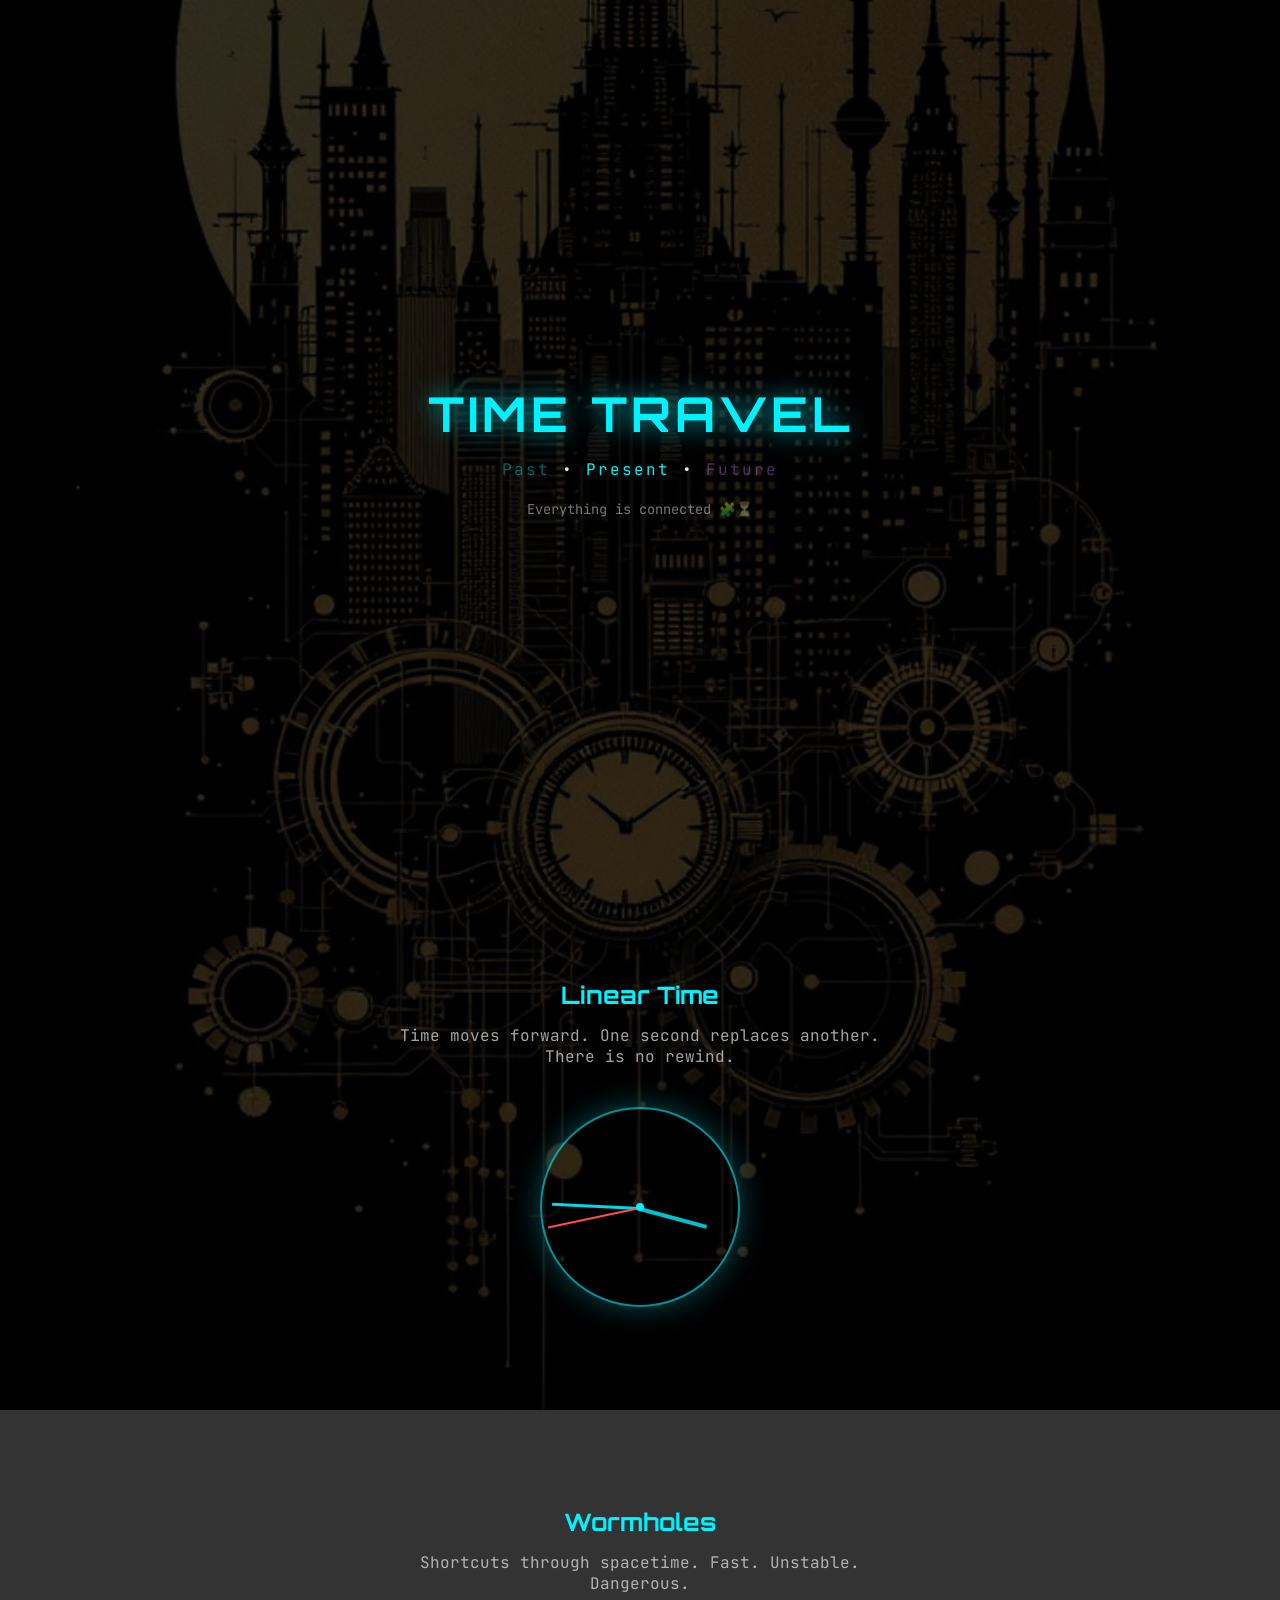
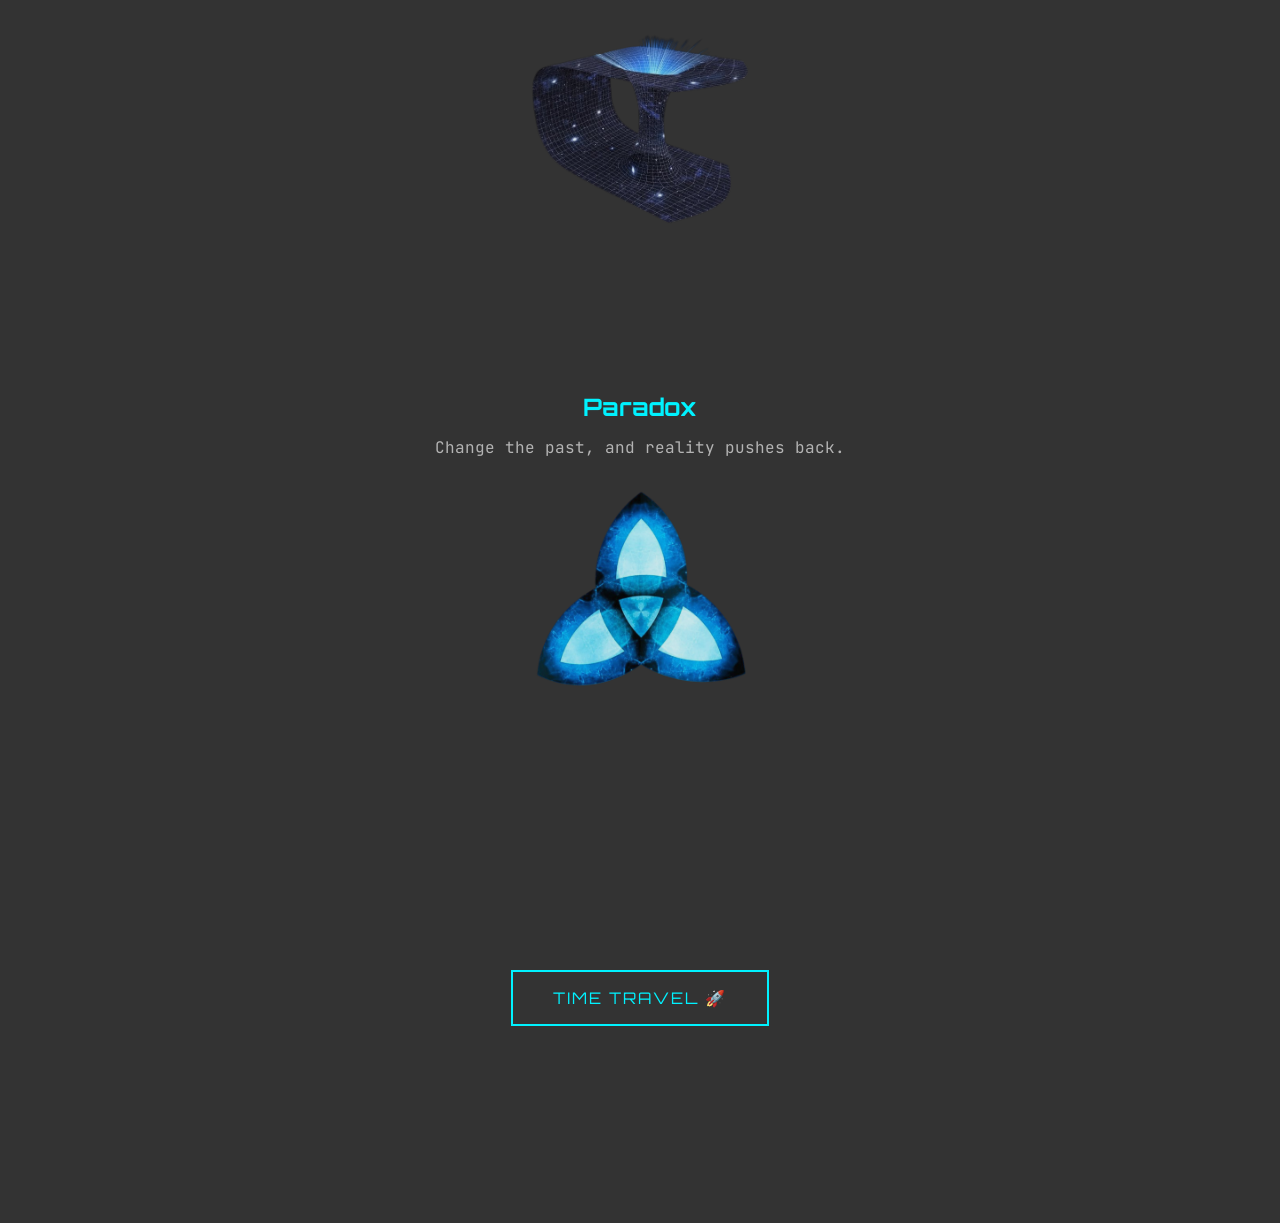
<file: index.html>
<!DOCTYPE html>
<html lang="en">
<head>
  <meta charset="UTF-8" />
  <title>Time Travel</title>
  <meta name="viewport" content="width=device-width, initial-scale=1.0" />

  <!-- Fonts (sci-fi vibes) -->
  <link href="https://fonts.googleapis.com/css2?family=Orbitron:wght@500;700&family=JetBrains+Mono&display=swap" rel="stylesheet">

  <!-- CSS -->
  <link rel="stylesheet" href="style.css">
</head>
<body>

  <!-- HERO SECTION -->
  <section class="hero">
    <h1 class="title">TIME TRAVEL</h1>

    <p class="timeline">
      <span class="past">Past</span> •
      <span class="present">Present</span> •
      <span class="future">Future</span>
    </p>

    <p class="quote">Everything is connected 🧩⏳</p>
  </section>

  <!-- LINEAR TIME -->
  <section class="section">
    <h2>Linear Time</h2>
    <p>
      Time moves forward. One second replaces another.
      There is no rewind.
    </p>

    <div class="analog-clock">
  <div class="hand hour" id="hour"></div>
  <div class="hand minute" id="minute"></div>
  <div class="hand second" id="second"></div>
  <div class="center-dot"></div>
    </div>
  </section>

  <!-- WORMHOLES -->
  <section class="section">
    <h2>Wormholes</h2>
    <p>
      Shortcuts through spacetime.
      Fast. Unstable. Dangerous.
    </p>

    <img src="images/wormhole.jpg" alt="Wormhole">
  </section>

  <!-- PARADOX -->
  <section class="section">
    <h2>Paradox</h2>
    <p>
      Change the past,
      and reality pushes back.
    </p>

    <img src="images/paradox.jpg" alt="Paradox">
  </section>

  <!-- CALL TO ACTION -->
  <section class="cta">
    <a href="travel.html" class="btn">TIME TRAVEL 🚀</a>
  </section>

  <!-- JAVASCRIPT -->
  <script src="script.js"></script>
</body>
</html>
</file>
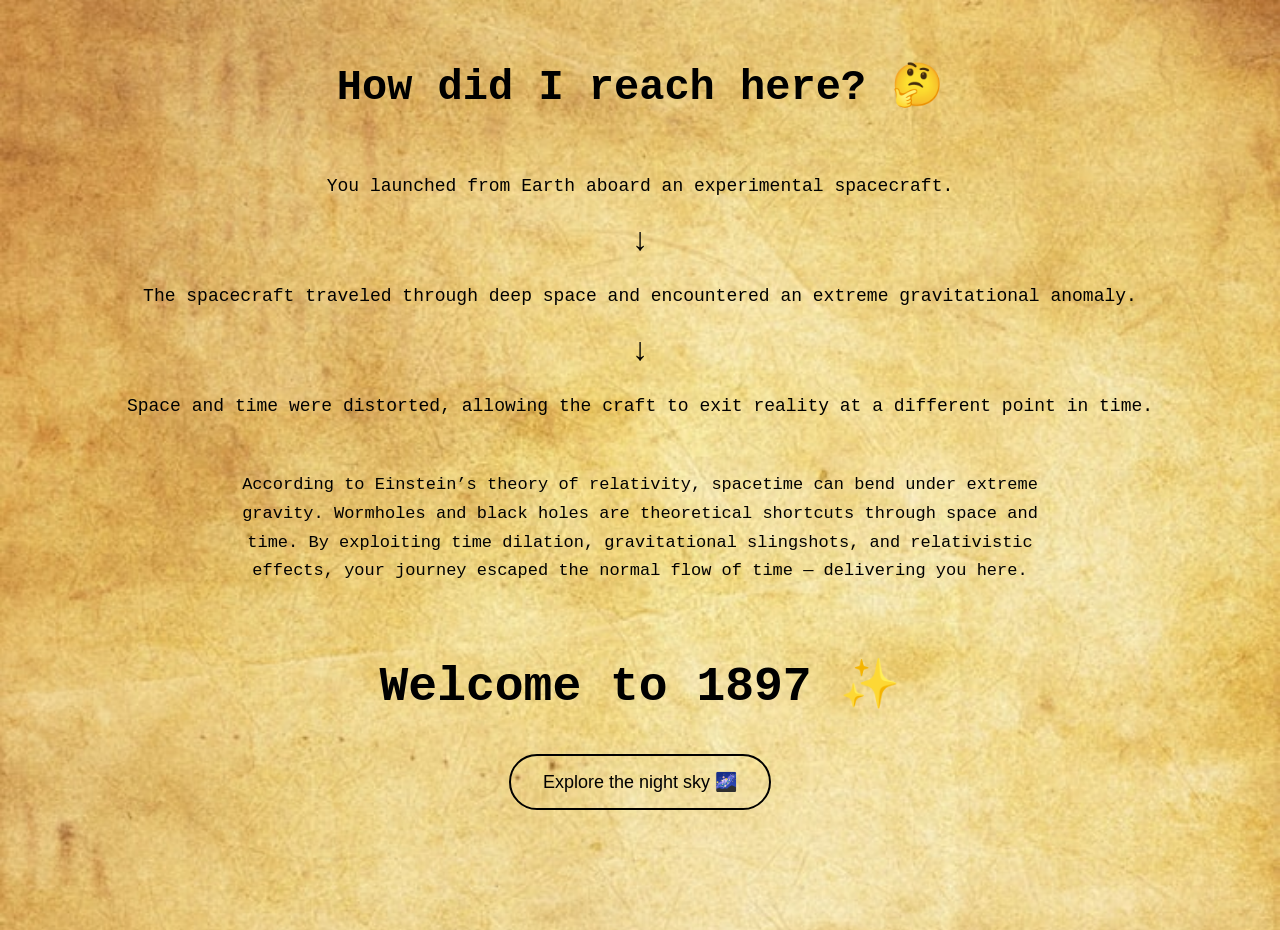
<file: explain.html>
<!DOCTYPE html>
<html lang="en">
<head>
<meta charset="UTF-8">
<title>How did I reach here?</title>
<meta name="viewport" content="width=device-width, initial-scale=1.0">

<style>
*{
  margin:0;
  padding:0;
  box-sizing:border-box;
}

body{
  min-height:100vh;
  background-size:cover;
  background-position:center;
  background-repeat:no-repeat;
  font-family: Arial, sans-serif;
  overflow-x:hidden;
}

/* GLOBAL WRAPPER */
.page{
  min-height:100vh;
  padding:60px 20px 120px;
  display:flex;
  flex-direction:column;
  align-items:center;
  text-align:center;
}

/* TITLE */
.title{
  font-size:42px;
  font-weight:900;
  opacity:0;
  animation: fadeIn 1.5s forwards;
}

/* TIMELINE */
.timeline{
  margin-top:60px;
  font-size:18px;
  line-height:1.6;
}

.step{
  opacity:0;
  animation: fadeUp 1s forwards;
}

.arrow{
  font-size:32px;
  margin:15px 0;
  opacity:0;
  animation: fadeIn 1s forwards;
}

/* DESCRIPTION */
.description{
  max-width:800px;
  margin-top:50px;
  font-size:17px;
  line-height:1.7;
  opacity:0;
  animation: fadeIn 2s forwards;
}

/* BIG WELCOME */
.welcome{
  margin-top:70px;
  font-size:48px;
  font-weight:900;
  opacity:0;
  animation: fadeIn 2s forwards;
}

/* SKY BUTTON */
.sky-btn{
  margin-top:40px;
  padding:15px 32px;
  font-size:18px;
  border:2px solid currentColor;
  background:transparent;
  color:inherit;
  border-radius:30px;
  cursor:pointer;
  transition:0.3s;
}

.sky-btn:hover{
  background:currentColor;
  color:black;
}

/* ANIMATIONS */
@keyframes fadeIn{
  to{opacity:1;}
}
@keyframes fadeUp{
  to{
    opacity:1;
    transform:translateY(0);
  }
}

/* ===== TIMELINE THEMES ===== */

/* 1897 */
body.past-1897{
  background-image:url("images/pastbg1897.jpg");
  font-family:"Courier New", monospace;
  color:#000000;
}
body.past-1897 .title,
body.past-1897 .welcome{
  color:#000000;
}

/* 1987 */
body.past-1987{
  background-image:url("images/pastbg1987.jpg");
  font-family:"Courier New", monospace;
  color:#000000;
}
body.past-1987 .title,
body.past-1987 .welcome{
  color:#000000;
}

/* 2050 */
body.future-2050{
  background-image:url("images/futurebg2050.jpg");
  font-family: Arial, sans-serif;
  color:#00ff88;
  text-shadow:0 0 12px rgba(0,255,136,0.8);
}
body.future-2050 .title,
body.future-2050 .welcome{
  color:#00ff88;
  text-shadow:0 0 20px rgba(0,255,136,1);
}

/* 3079 */
body.future-3079{
  background-image:url("images/futurebg3079.jpg");
  font-family: Arial, sans-serif;
  color:#e8f6ff; /* silver-white for contrast */
  text-shadow:0 0 18px rgba(120,200,255,0.9);
}

body.future-3079 .title,
body.future-3079 .welcome{
  color:#f2fbff;
  text-shadow:0 0 28px rgba(150,220,255,1);
}
</style>
</head>

<body>
<div class="page">
  <div class="title">How did I reach here? 🤔</div>

  <div class="timeline">
    <div class="step" style="animation-delay:1.2s">
      You launched from Earth aboard an experimental spacecraft.
    </div>

    <div class="arrow" style="animation-delay:2.2s">↓</div>

    <div class="step" style="animation-delay:3.2s">
      The spacecraft traveled through deep space and encountered an extreme gravitational anomaly.
    </div>

    <div class="arrow" style="animation-delay:4.2s">↓</div>

    <div class="step" style="animation-delay:5.2s">
      Space and time were distorted, allowing the craft to exit reality at a different point in time.
    </div>
  </div>

  <div class="description" style="animation-delay:6.5s">
    According to Einstein’s theory of relativity, spacetime can bend under extreme gravity.
    Wormholes and black holes are theoretical shortcuts through space and time.
    By exploiting time dilation, gravitational slingshots, and relativistic effects,
    your journey escaped the normal flow of time — delivering you here.
  </div>

  <div class="welcome" id="welcomeText" style="animation-delay:8.5s"></div>

  <button class="sky-btn" style="animation-delay:9.5s">
    Explore the night sky 🌌
  </button>
</div>

<script>
const params = new URLSearchParams(window.location.search);
const year = params.get("year") || "1897";

// Apply correct theme
document.body.classList.remove(
  "past-1897",
  "past-1987",
  "future-2050",
  "future-3079"
);

if (year === "1897") document.body.classList.add("past-1897");
else if (year === "1987") document.body.classList.add("past-1987");
else if (year === "2050") document.body.classList.add("future-2050");
else if (year === "3079") document.body.classList.add("future-3079");

// Dynamic welcome text
document.getElementById("welcomeText").innerText = `Welcome to ${year} ✨`;

// SKY BUTTON → go to sky.html
const skyBtn = document.querySelector(".sky-btn");
if (skyBtn) {
  skyBtn.addEventListener("click", () => {
    window.location.href = `sky.html?year=${year}`;
  });
}
</script>

</body>
</html>
</file>
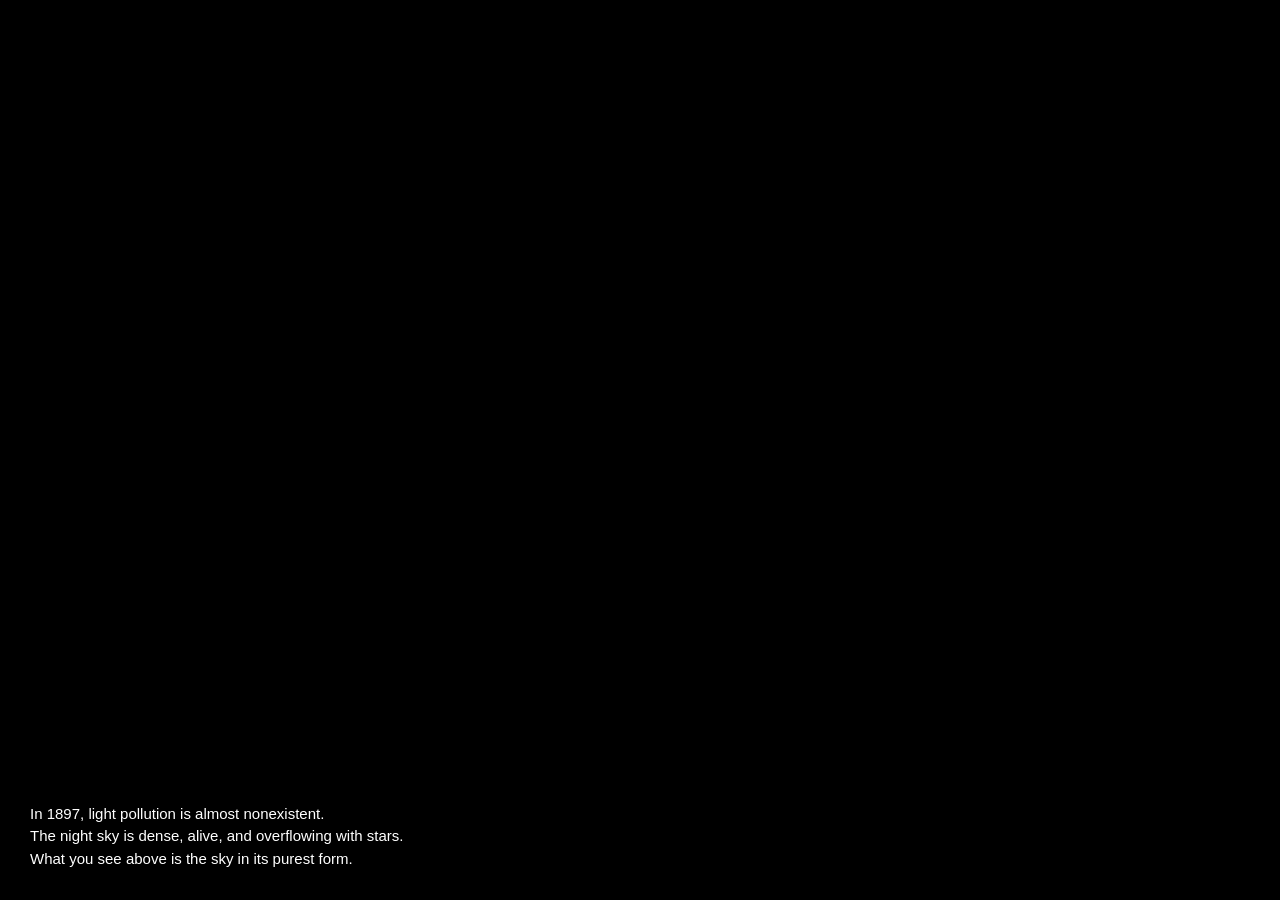
<file: sky.html>
<!DOCTYPE html>
<html lang="en">
<head>
<meta charset="UTF-8">
<title>Night Sky</title>
<meta name="viewport" content="width=device-width, initial-scale=1.0">

<style>
*{
  margin:0;
  padding:0;
  box-sizing:border-box;
}

body{
  background:black;
  overflow:hidden;
  font-family: Arial, sans-serif;
  color:white;
}

/* VIDEO */
video{
  position:fixed;
  inset:0;
  width:100%;
  height:100%;
  object-fit:cover;
}

/* DESCRIPTION TEXT */
#skyText{
  position:fixed;
  bottom:30px;
  left:30px;
  max-width:420px;
  font-size:15px;
  line-height:1.5;
  opacity:0;
  transition:opacity 2s ease;
}

/* BUTTON */
#backBtn{
  position:fixed;
  bottom:30px;
  right:30px;
  padding:14px 28px;
  font-size:16px;
  border:2px solid white;
  background:transparent;
  color:white;
  border-radius:30px;
  cursor:pointer;
  opacity:0;
  transition:opacity 2s ease, box-shadow 0.3s ease;
}

#backBtn:hover{
  box-shadow:0 0 20px rgba(255,255,255,0.6);
}
</style>
</head>

<body>

<video id="skyVideo" autoplay muted playsinline></video>

<div id="skyText"></div>

<button id="backBtn">Let’s go back to 2026</button>

<script>
const params = new URLSearchParams(window.location.search);
const year = params.get("year") || "1897";

const video = document.getElementById("skyVideo");
const text = document.getElementById("skyText");
const btn = document.getElementById("backBtn");

// VIDEO SOURCE + TEXT
if(year === "1897"){
  video.src = "videos/sky1897.mp4";
  text.innerText =
    "In 1897, light pollution is almost nonexistent.\n" +
    "The night sky is dense, alive, and overflowing with stars.\n" +
    "What you see above is the sky in its purest form.";
}
else if(year === "1987"){
  video.src = "videos/sky1987.mp4";
  text.innerText =
    "By 1987, artificial lights have begun to affect the night.\n" +
    "Stars are still visible, but the darkness is slowly fading.";
}
else if(year === "2050"){
  video.src = "videos/sky2050.mp4";
  text.innerText =
    "In 2050, light pollution dominates most cities.\n" +
    "This sky is visible only from rare low-pollution regions.\n" +
    "Many stars are already lost to human glow.";
}
else if(year === "3079"){
  video.src = "videos/sky3079.mp4";
  text.innerText =
    "By 3079, artificial illumination overwhelms the planet.\n" +
    "The stars still exist — but human eyes can no longer see them.";
}

// TEXT FADE IN
setTimeout(()=>{
  text.style.opacity = 1;
},500);

// TEXT FADE OUT AFTER 6s
setTimeout(()=>{
  text.style.opacity = 0;
},6500);

// BUTTON APPEAR AFTER 3s
setTimeout(()=>{
  btn.style.opacity = 1;
},3000);

// FREEZE VIDEO AT END
video.addEventListener("ended",()=>{
  video.pause();
});

// BUTTON ACTION
btn.onclick = ()=>{
  window.location.href = `time.html?year=${year}`;
};
</script>

</body>
</html>
</file>
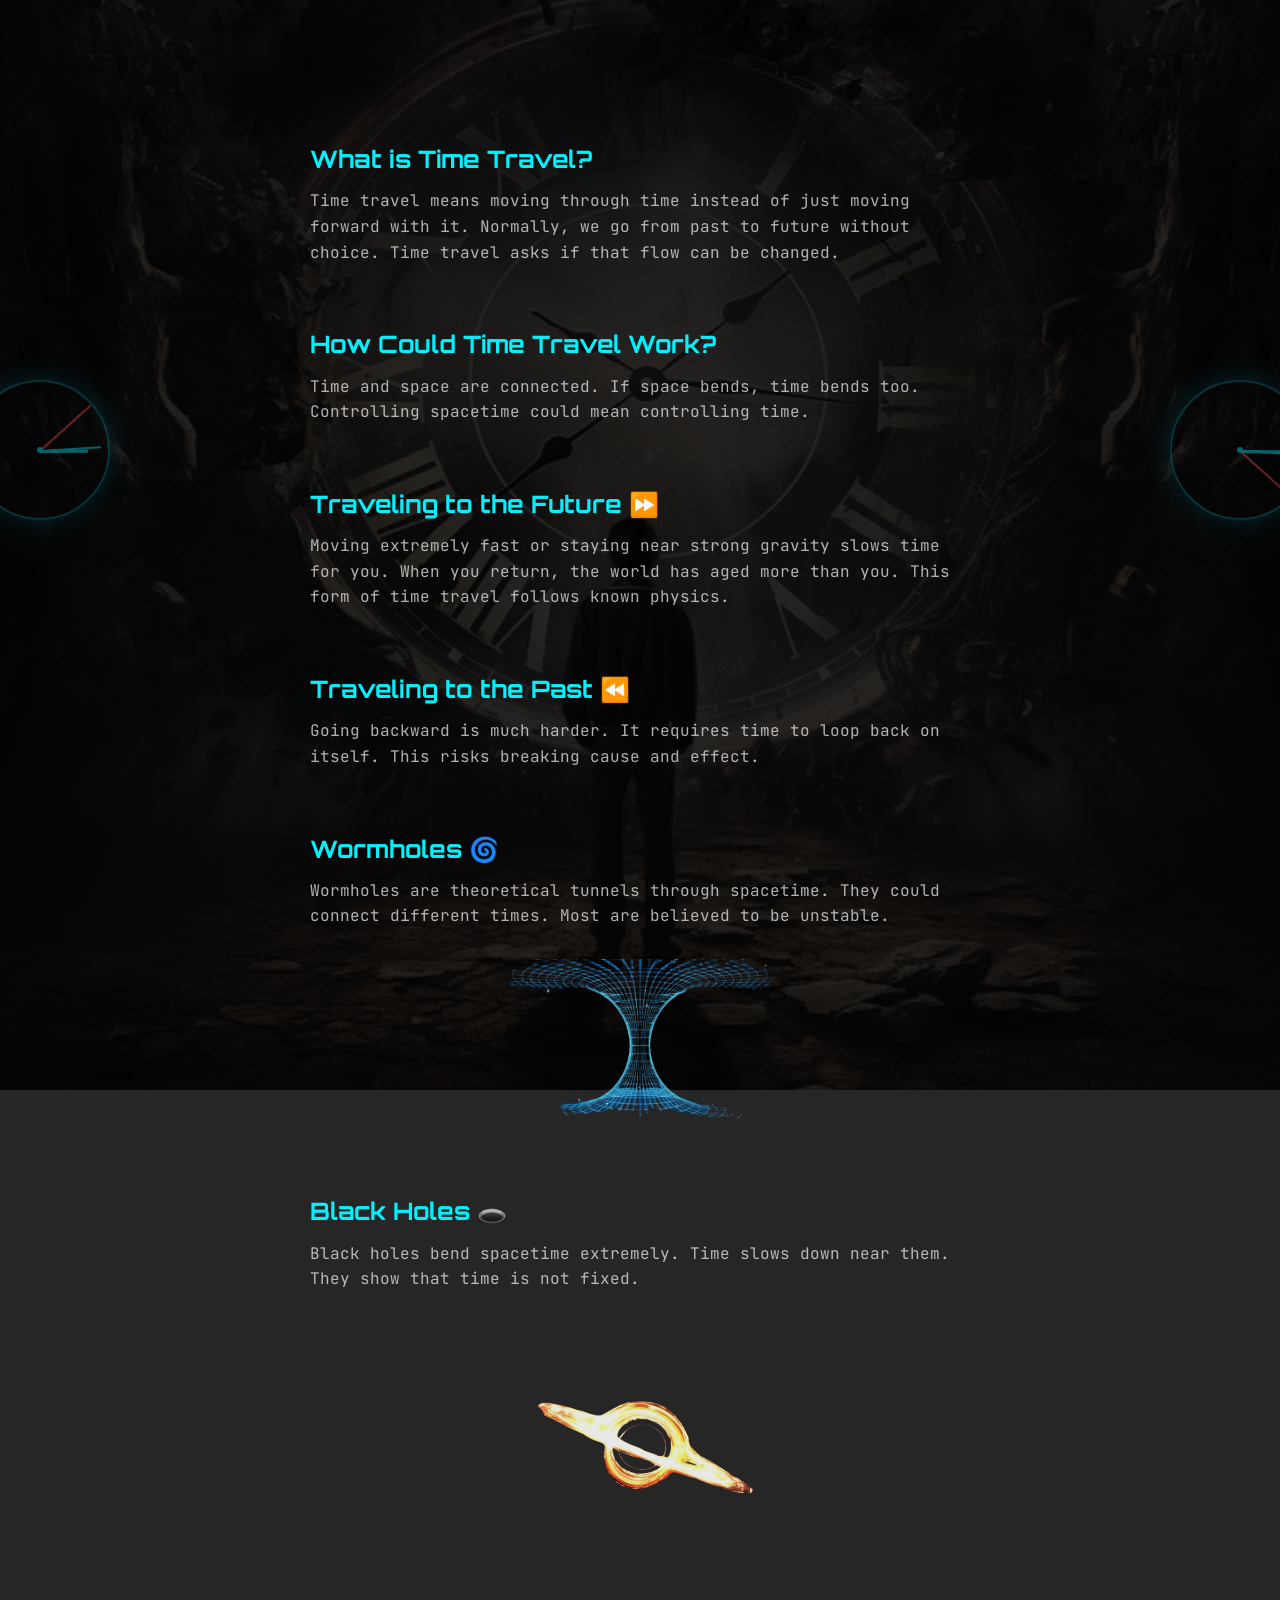
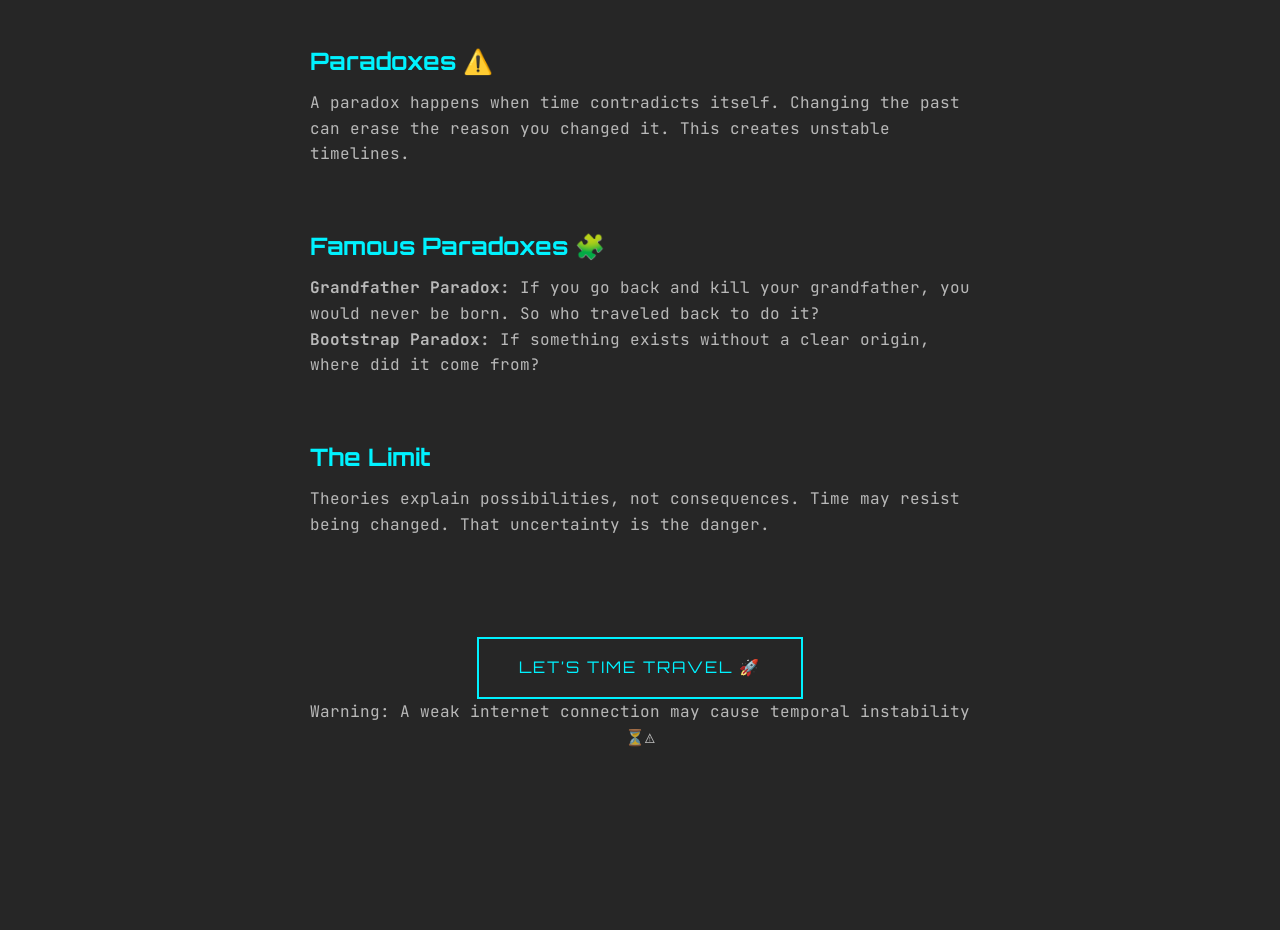
<file: travel.html>
<!DOCTYPE html>
<html lang="en">
<head>
  <meta charset="UTF-8">
  <title>Time Travel – Explanation</title>
  <meta name="viewport" content="width=device-width, initial-scale=1.0">

  <!-- Fonts -->
  <link href="https://fonts.googleapis.com/css2?family=Orbitron:wght@500;700&family=JetBrains+Mono&display=swap" rel="stylesheet">

  <style>
    * {
      margin: 0;
      padding: 0;
      box-sizing: border-box;
    }

    body {
      font-family: 'JetBrains Mono', monospace;
      color: #eaeaea;
      background:
        linear-gradient(rgba(0,0,0,0.85), rgba(0,0,0,0.85)),
        url("images/bg2.jpg") center / cover no-repeat fixed;
      line-height: 1.6;
    }

    /* CONTENT */
    .content {
  max-width: 700px;
  margin: auto;
  padding: 80px 20px;
  position: relative;
  z-index: 2;
    }

    h2 {
      font-family: 'Orbitron', sans-serif;
      color: #00f2ff;
      margin-top: 60px;
      margin-bottom: 10px;
    }

    p {
      opacity: 0.75;
    }

    img {
  display: block;
  width: 260px;
  max-width: 90%;
  margin: 30px auto;
  border-radius: 10px;
  opacity: 0.9;
  box-shadow: none;   /* REMOVE BLUE GLOW */
    }

    /* CTA */
    .cta {
      text-align: center;
      margin: 100px 0;
    }

    .btn {
      padding: 16px 40px;
      border: 2px solid #00f2ff;
      color: #00f2ff;
      text-decoration: none;
      display: inline-flex;
      gap: 1rem;
      align-items: center;
      justify-content: space-between;
      font-family: 'Orbitron', sans-serif;
      letter-spacing: 2px;
      transition: 0.3s ease;
    }

    .btn:hover {
      background: #00f2ff;
      color: #000;
      box-shadow: 0 0 30px rgba(0,242,255,0.8);
    }

    /* FIXED CLOCKS */
    .side-clock {
  position: fixed;
  top: 50%;
  width: 140px;                 /* smaller */
  height: 140px;                /* smaller */
  border: 2px solid rgba(0,242,255,0.5);
  border-radius: 50%;
  transform: translateY(-50%);
  opacity: 0.4;                 /* slightly more visible */
  box-shadow: 0 0 30px rgba(0,242,255,0.35);
  z-index: 1;
  pointer-events: none;
    }

    .left {
  left: -30px;   /* push outside screen edge */
}

.right {
  right: -30px;
}

    .hand {
      position: absolute;
      width: 50%;
      height: 2px;
      background: #00f2ff;
      top: 50%;
      left: 50%;
      transform-origin: 0%;
    }

    .hour {
      width: 35%;
      height: 3px;
    }

    .minute {
      width: 45%;
    }

    .second {
      background: #ff4d4d;
    }

    .dot {
      position: absolute;
      width: 6px;
      height: 6px;
      background: #00f2ff;
      border-radius: 50%;
      top: 50%;
      left: 50%;
      transform: translate(-50%, -50%);
    }

    /* mobile clock tuning */
@media (max-width: 768px) {
  .side-clock {
    width: 160px;
    height: 160px;
    opacity: 0.35;
  }
}
}
    .warning {
  margin-top: 20px;
  font-size: 0.8rem;
  opacity: 0.6;
  color: #ff6b6b;
  letter-spacing: 0.5px;
    }
  </style>
</head>
<body>
  <audio id="bg-audio" autoplay loop>
  <source src="audio/tick.mp3" type="audio/mpeg">
  </audio>

  <!-- LEFT CLOCK (PAST) -->
  <div class="side-clock left">
    <div class="hand hour" id="lh"></div>
    <div class="hand minute" id="lm"></div>
    <div class="hand second" id="ls"></div>
    <div class="dot"></div>
  </div>

  <!-- RIGHT CLOCK (FUTURE) -->
  <div class="side-clock right">
    <div class="hand hour" id="rh"></div>
    <div class="hand minute" id="rm"></div>
    <div class="hand second" id="rs"></div>
    <div class="dot"></div>
  </div>

  <!-- MAIN CONTENT -->
  <div class="content">

    <h2>What is Time Travel?</h2>
    <p>
      Time travel means moving through time instead of just moving forward with it.
      Normally, we go from past to future without choice.
      Time travel asks if that flow can be changed.
    </p>

    <h2>How Could Time Travel Work?</h2>
    <p>
      Time and space are connected.
      If space bends, time bends too.
      Controlling spacetime could mean controlling time.
    </p>

    <h2>Traveling to the Future ⏩</h2>
    <p>
      Moving extremely fast or staying near strong gravity slows time for you.
      When you return, the world has aged more than you.
      This form of time travel follows known physics.
    </p>

    <h2>Traveling to the Past ⏪</h2>
    <p>
      Going backward is much harder.
      It requires time to loop back on itself.
      This risks breaking cause and effect.
    </p>

    <h2>Wormholes 🌀</h2>
    <p>
      Wormholes are theoretical tunnels through spacetime.
      They could connect different times.
      Most are believed to be unstable.
    </p>
    <img src="images/wormhole2.jpg" alt="Wormhole">

    <h2>Black Holes 🕳️</h2>
    <p>
      Black holes bend spacetime extremely.
      Time slows down near them.
      They show that time is not fixed.
    </p>
    <img src="images/blackhole.jpg" alt="Black Hole">

    <h2>Paradoxes ⚠️</h2>
    <p>
      A paradox happens when time contradicts itself.
      Changing the past can erase the reason you changed it.
      This creates unstable timelines.
    </p>

    <h2>Famous Paradoxes 🧩</h2>
    <p>
      <strong>Grandfather Paradox:</strong>
      If you go back and kill your grandfather, you would never be born.
      So who traveled back to do it?
    </p>
    <p>
      <strong>Bootstrap Paradox:</strong>
      If something exists without a clear origin, where did it come from?
    </p>

    <h2>The Limit</h2>
    <p>
      Theories explain possibilities, not consequences.
      Time may resist being changed.
      That uncertainty is the danger.
    </p>

    <div class="cta">
      <a href="simulate.html" class="btn">LET’S TIME TRAVEL 🚀</a>
      <p class="warning">
  Warning: A weak internet connection may cause temporal instability ⏳⚠️
      </p>
    </div>

  </div>

  <script>
    const audio = document.getElementById("bg-audio");
audio.volume = 0.25;
    let angle = 0;

    setInterval(() => {
      angle += 6;

      // LEFT CLOCK (BACKWARD)
      document.getElementById("ls").style.transform = `rotate(${-angle}deg)`;
      document.getElementById("lm").style.transform = `rotate(${-angle / 12}deg)`;
      document.getElementById("lh").style.transform = `rotate(${-angle / 144}deg)`;

      // RIGHT CLOCK (FORWARD)
      document.getElementById("rs").style.transform = `rotate(${angle}deg)`;
      document.getElementById("rm").style.transform = `rotate(${angle / 12}deg)`;
      document.getElementById("rh").style.transform = `rotate(${angle / 144}deg)`;
    }, 200);
  </script>

</body>
</html>
</file>
<file: style.css>
* {
  margin: 0;
  padding: 0;
  box-sizing: border-box;
}

body {
  font-family: 'JetBrains Mono', monospace;
  color: #eaeaea;
  background:
    linear-gradient(rgba(0,0,0,0.8), rgba(0,0,0,0.8)),
    url("images/bg.jpg") center / cover no-repeat fixed;
}

/* HERO */
.hero {
  height: 100vh;
  display: flex;
  flex-direction: column;
  justify-content: center;
  align-items: center;
  text-align: center;
}

.title {
  font-family: 'Orbitron', sans-serif;
  font-size: 3rem;
  color: #00f2ff;
  letter-spacing: 4px;
  text-shadow: 0 0 25px rgba(0,242,255,0.7);
}

.timeline {
  margin-top: 15px;
  letter-spacing: 2px;
}

.past {
  color: rgba(0,242,255,0.4);
}

.present {
  color: rgba(0,242,255,1);
}

.future {
  color: rgba(180,120,255,0.4);
}

.quote {
  margin-top: 20px;
  font-size: 0.85rem;
  opacity: 0.5;
}

/* SECTIONS */
.section {
  padding: 80px 10%;
  text-align: center;
}

.section h2 {
  font-family: 'Orbitron', sans-serif;
  color: #00f2ff;
  margin-bottom: 15px;
}

.section p {
  max-width: 500px;
  margin: 0 auto 30px;
  opacity: 0.7;
}

.section img {
    width: 240px;
    border-radius: 10px;
    opacity: 0.9;
    box-shadow: none; /* remove blue glow */
}

/* ANALOG CLOCK */
.analog-clock {
  position: relative;
  width: 200px;
  height: 200px;
  border: 2px solid rgba(0,242,255,0.6);
  border-radius: 50%;
  margin: 40px auto;
  box-shadow: 0 0 30px rgba(0,242,255,0.3);
}

.hand {
  position: absolute;
  width: 50%;
  height: 2px;
  background: #00f2ff;
  top: 50%;
  left: 50%;
  transform-origin: 0%;
  transform: rotate(90deg);
}

.hour {
  width: 35%;
  height: 4px;
  opacity: 0.8;
}

.minute {
  width: 45%;
  height: 3px;
  opacity: 0.9;
}

.second {
  width: 48%;
  height: 2px;
  background: #ff4d4d;
}

.center-dot {
  position: absolute;
  width: 8px;
  height: 8px;
  background: #00f2ff;
  border-radius: 50%;
  top: 50%;
  left: 50%;
  transform: translate(-50%, -50%);
}

/* CTA BUTTON */
.cta {
  height: 50vh;
  display: flex;
  justify-content: center;
  align-items: center;
}

.btn {
  padding: 16px 40px;
  border: 2px solid #00f2ff;
  color: #00f2ff;
  text-decoration: none;
  font-family: 'Orbitron', sans-serif;
  letter-spacing: 2px;
  transition: 0.3s ease;
}

.btn:hover {
  background: #00f2ff;
  color: #000;
  box-shadow: 0 0 35px rgba(0,242,255,0.8);
  transform: scale(1.05);
}
</file>
